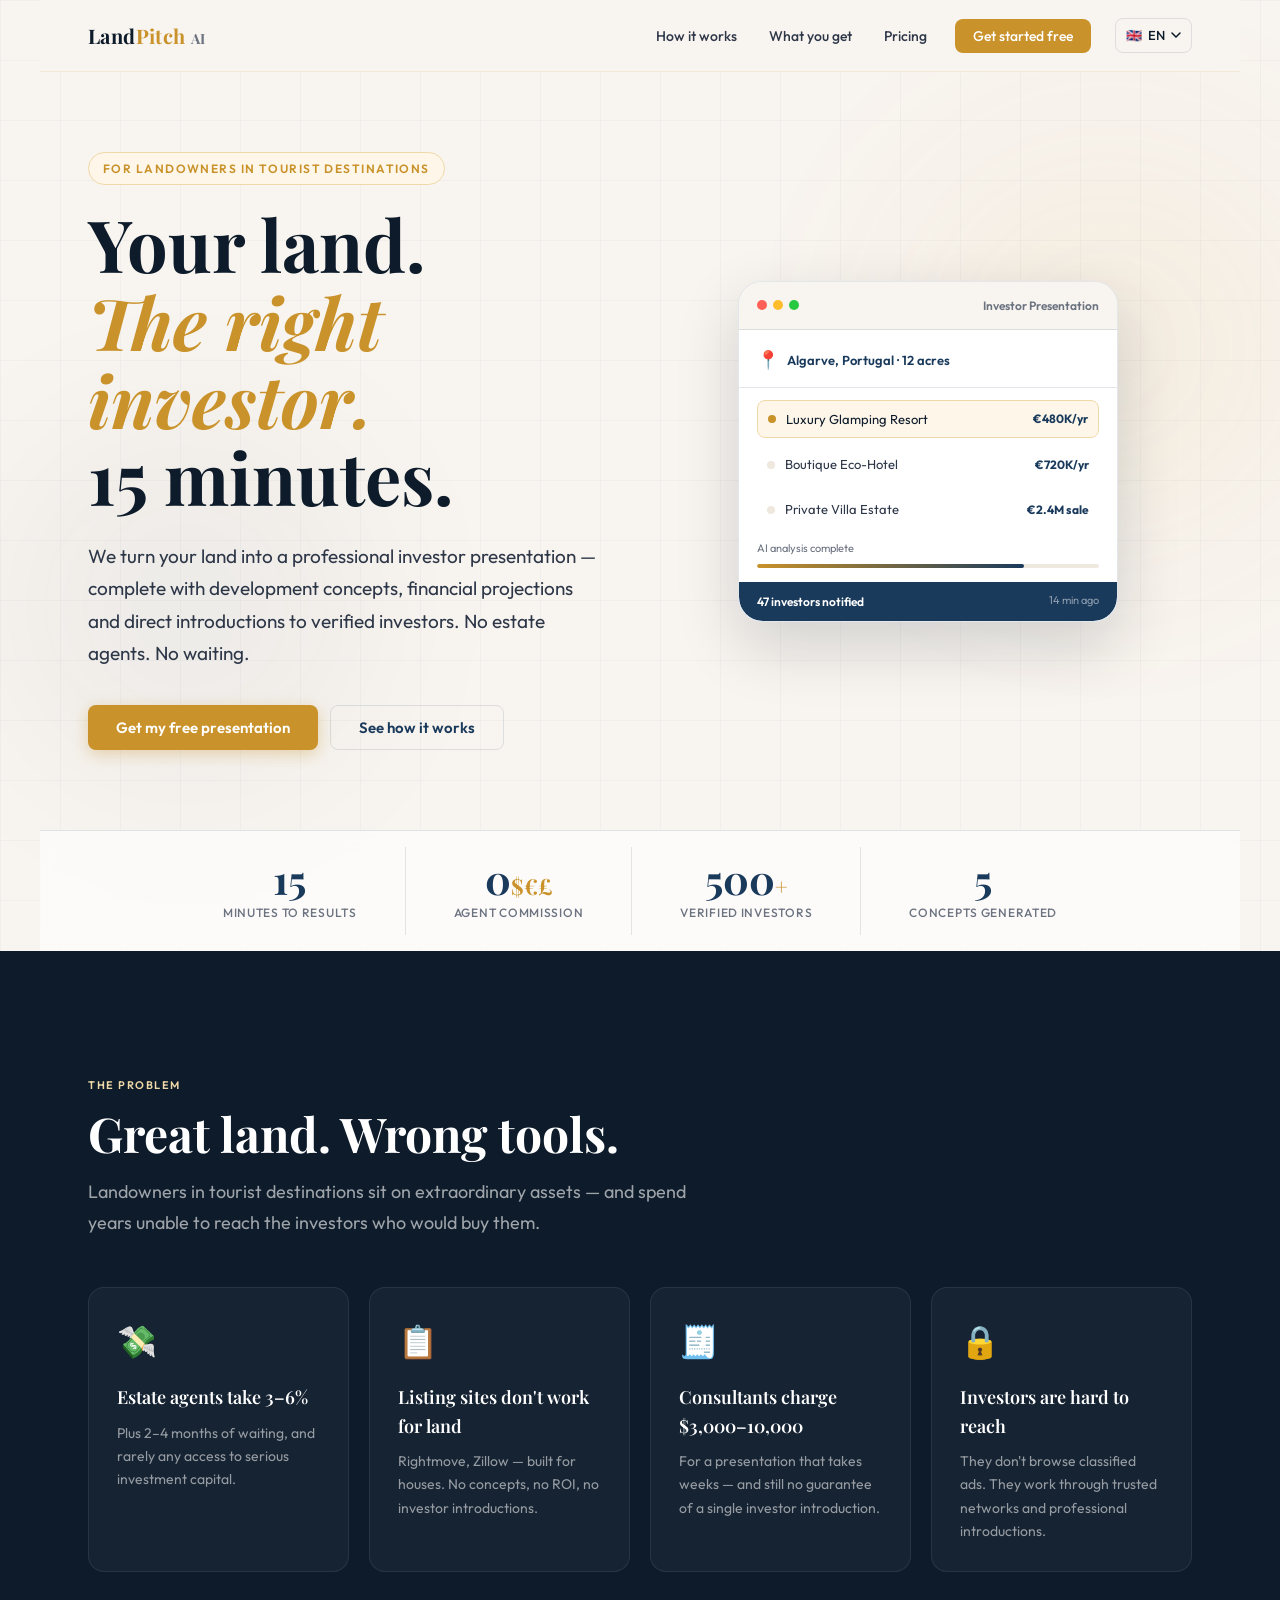
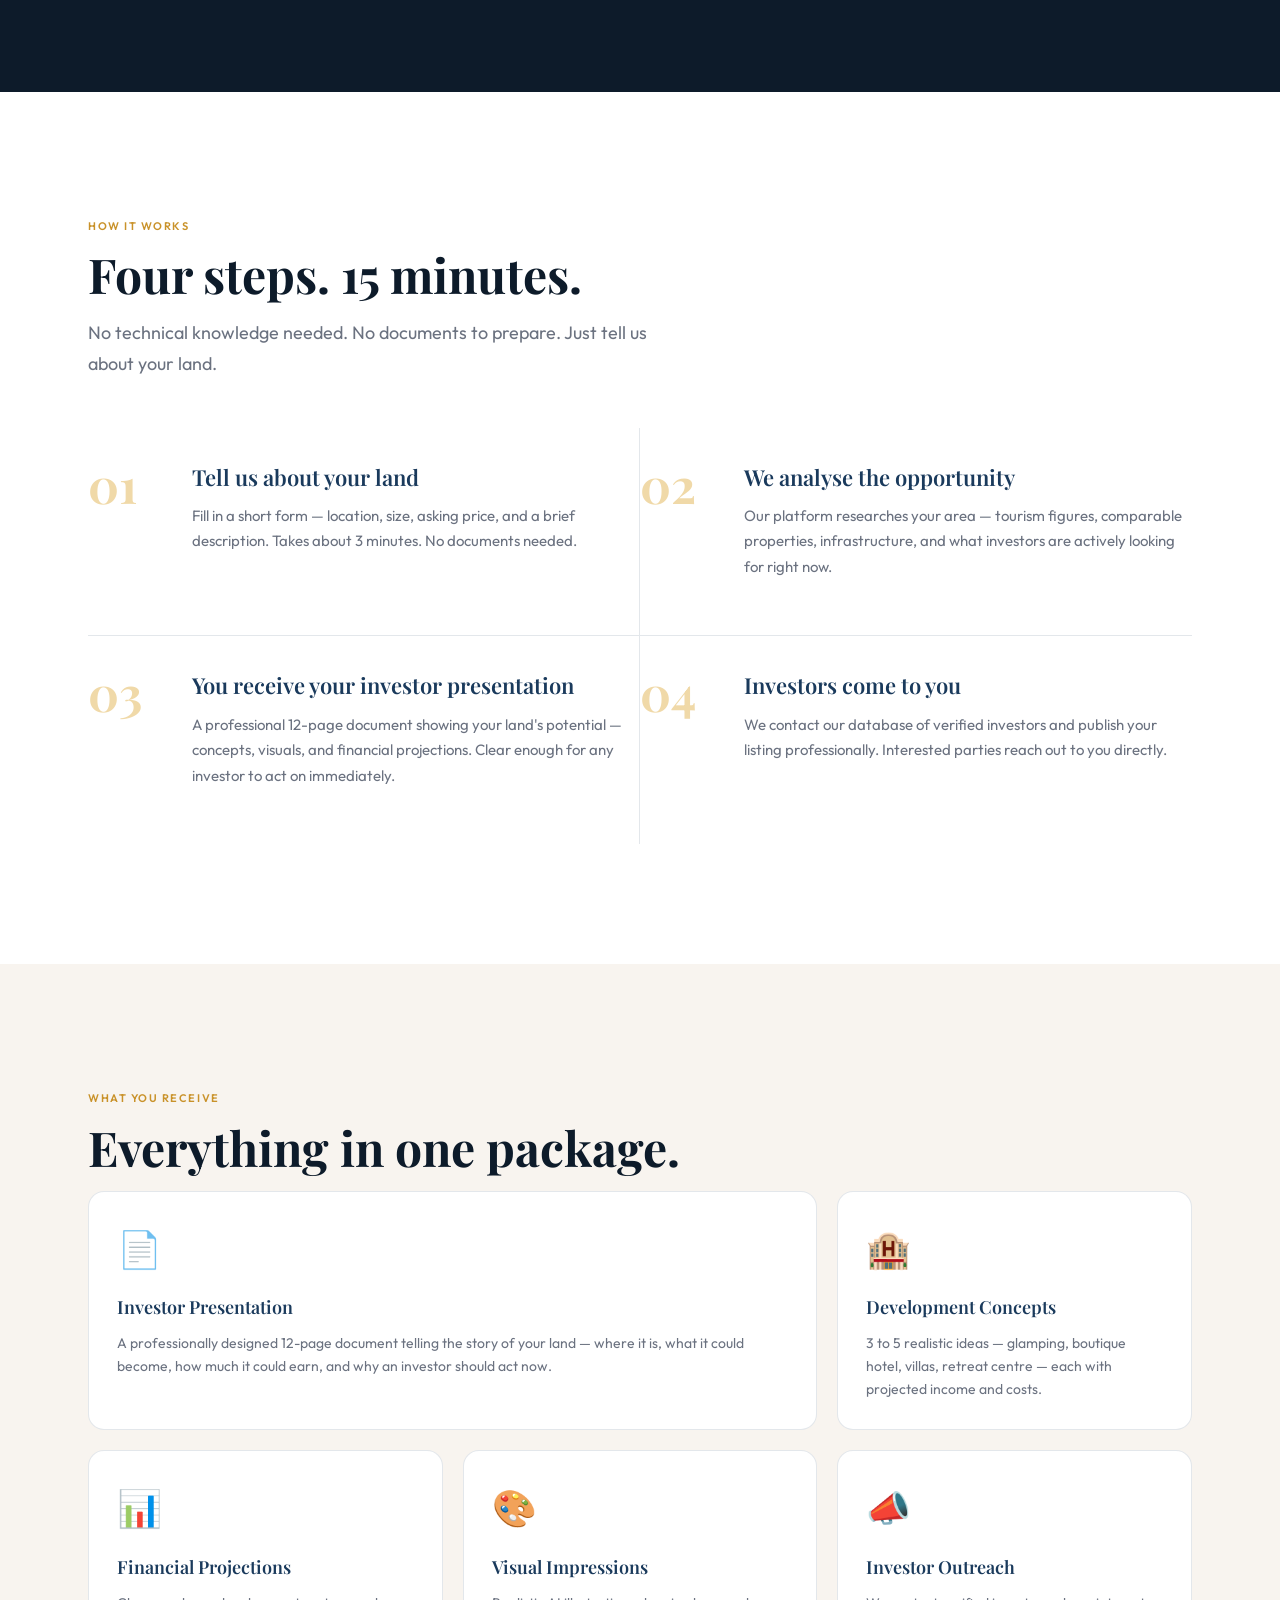
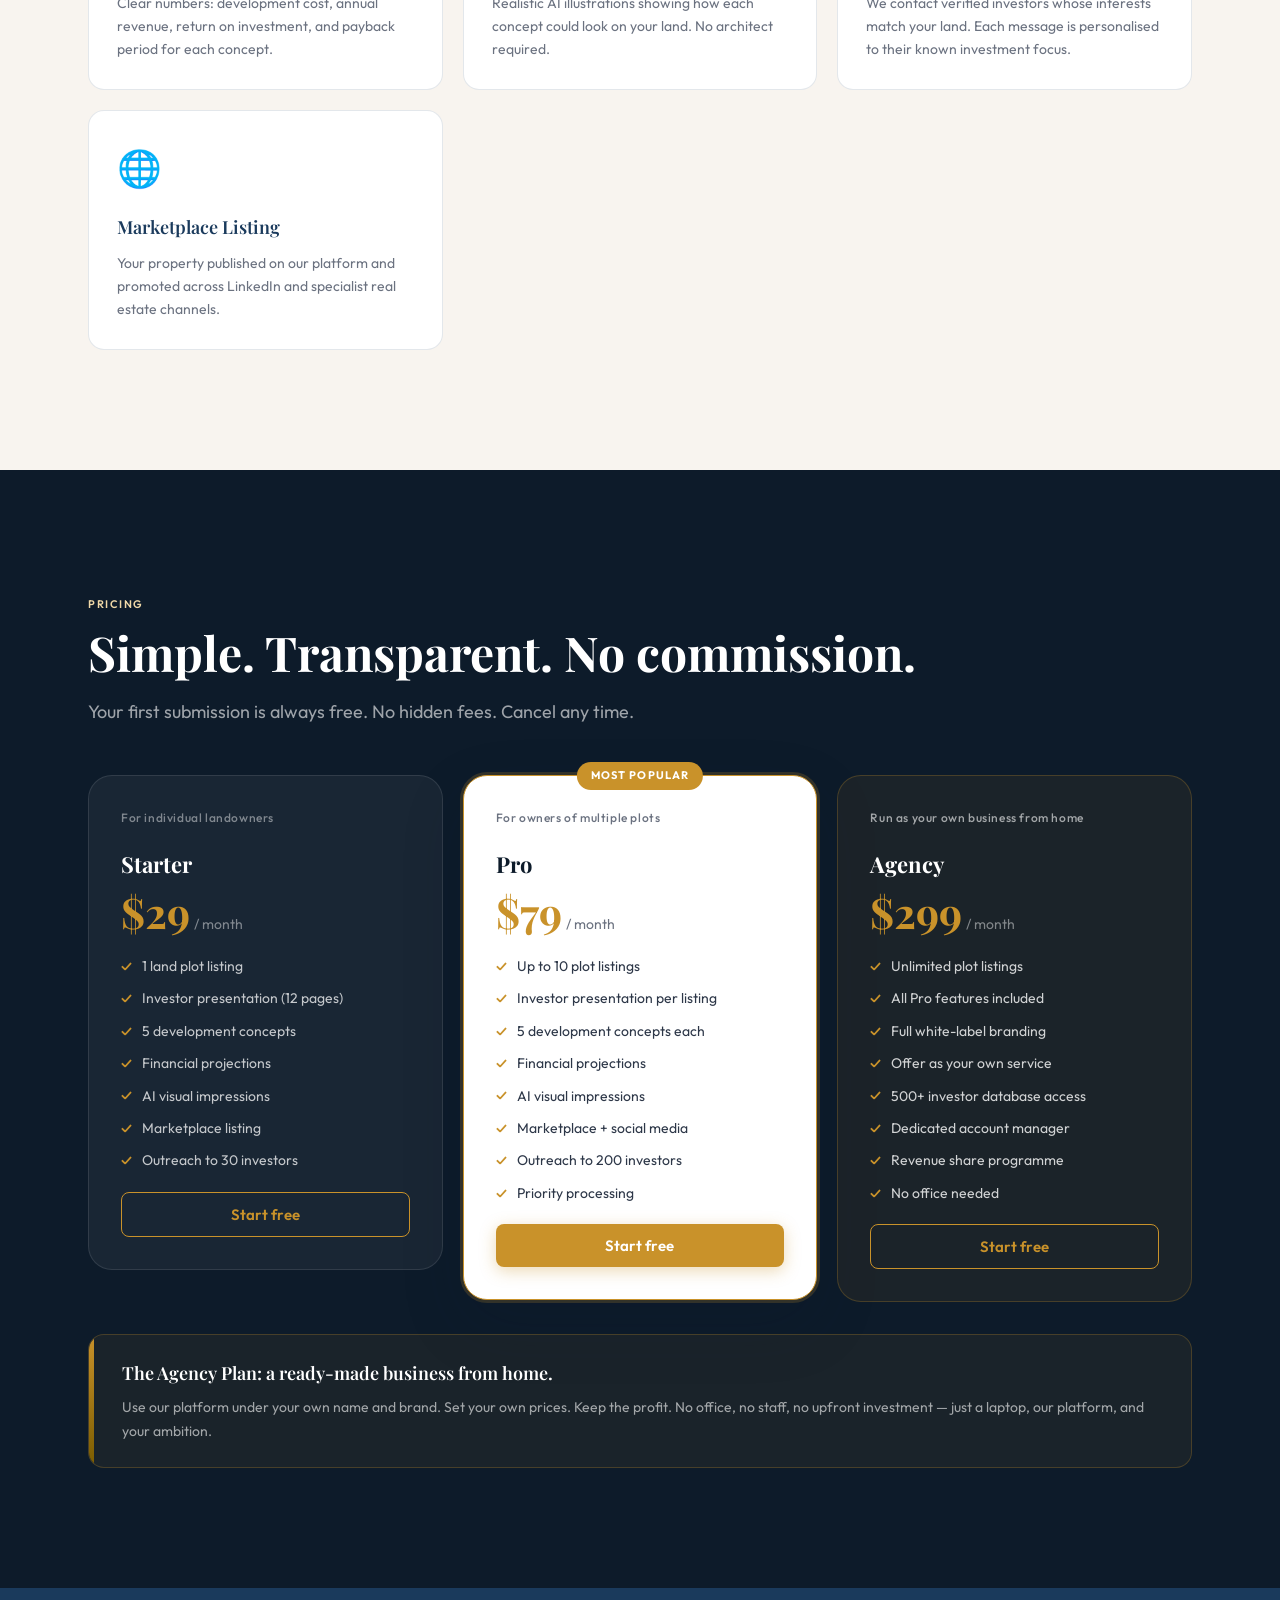
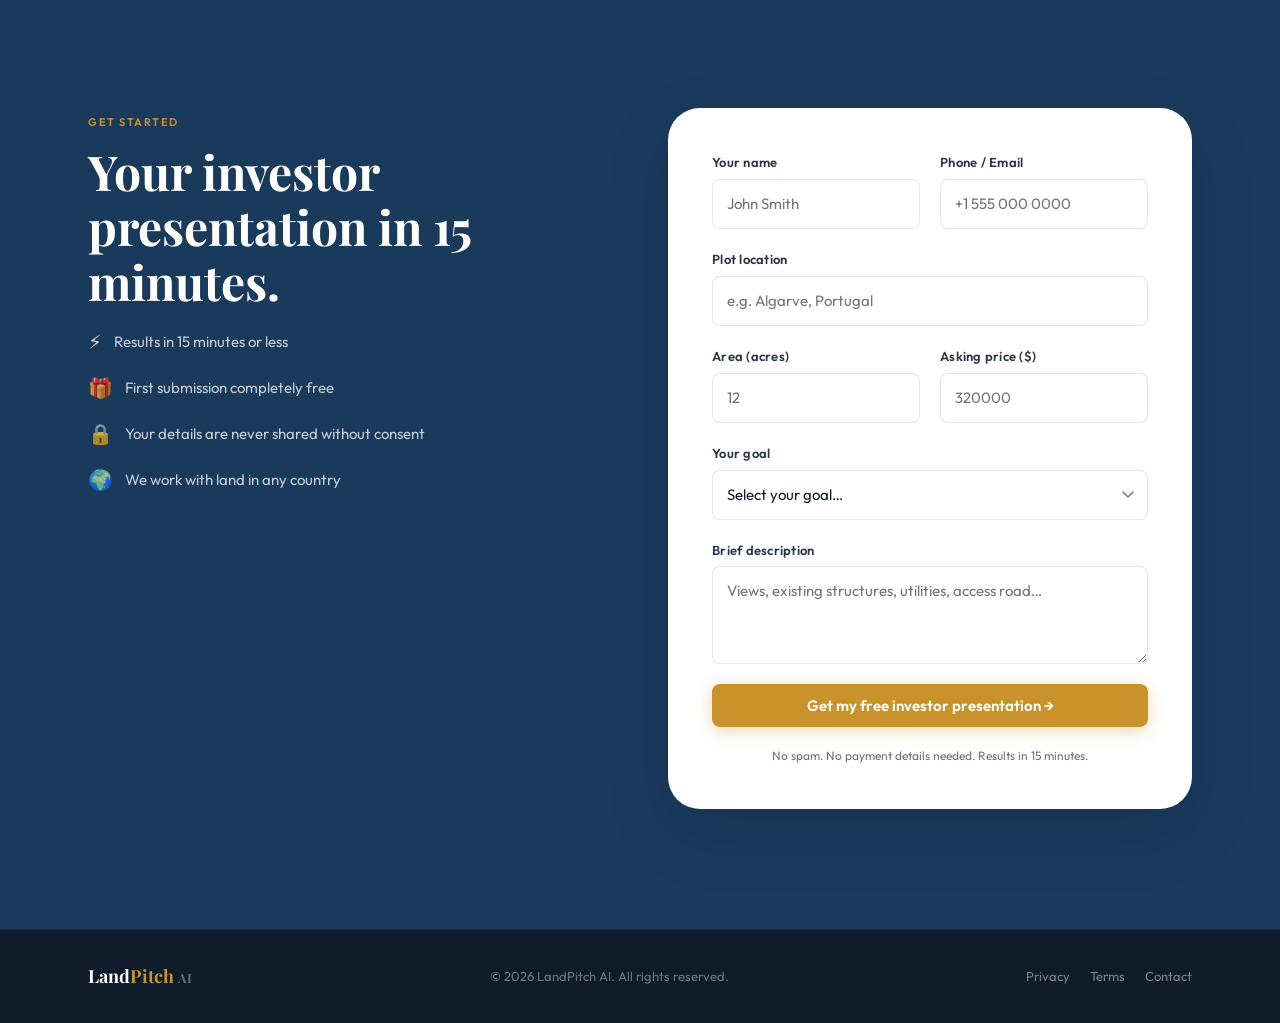
<file: index.html>
<!DOCTYPE html>
<html lang="en" dir="ltr" data-theme="light">
<head>
  <meta charset="UTF-8" />
  <meta name="viewport" content="width=device-width, initial-scale=1.0, viewport-fit=cover" />
  <meta name="description" content="LandPitch AI — Turn your tourist-area land into a professional investor presentation in 15 minutes. No agents, no fees, no waiting." />
  <meta name="robots" content="index, follow" />
  <meta property="og:title" content="LandPitch AI" />
  <meta property="og:description" content="Your land. The right investor. 15 minutes." />
  <meta property="og:type" content="website" />
  <meta name="theme-color" content="#0D1B2A" />

  <title data-i18n="meta.title">LandPitch AI — Your Land. The Right Investor. 15 Minutes.</title>

  <!-- Fonts -->
  <link rel="preconnect" href="https://fonts.googleapis.com" />
  <link rel="preconnect" href="https://fonts.gstatic.com" crossorigin />
  <link href="https://fonts.googleapis.com/css2?family=Playfair+Display:ital,wght@0,500;0,700;1,500&family=Outfit:wght@300;400;500;600&display=swap" rel="stylesheet" />

  <link rel="stylesheet" href="style.css" />
</head>

<body>

  <!-- ══ NAVIGATION ══════════════════════════════════ -->
  <header class="site-header" role="banner">
    <nav class="nav container" aria-label="Main navigation">
      <a href="#" class="nav__logo" aria-label="LandPitch AI home">
        Land<span>Pitch</span> <em>AI</em>
      </a>

      <button class="nav__burger" id="navBurger" aria-expanded="false" aria-controls="navMenu" aria-label="Open menu">
        <span></span><span></span><span></span>
      </button>

      <ul class="nav__menu" id="navMenu" role="list">
        <li><a href="#how" class="nav__link" data-i18n="nav.how">How it works</a></li>
        <li><a href="#what" class="nav__link" data-i18n="nav.what">What you get</a></li>
        <li><a href="#pricing" class="nav__link" data-i18n="nav.pricing">Pricing</a></li>
        <li><a href="#form" class="nav__link nav__link--cta" data-i18n="nav.cta">Get started free</a></li>
      </ul>

      <!-- Language switcher -->
      <div class="lang-switcher" role="navigation" aria-label="Language">
        <button class="lang-switcher__btn" id="langBtn" aria-haspopup="listbox" aria-expanded="false">
          <span class="lang-switcher__flag" id="langFlag">🇬🇧</span>
          <span class="lang-switcher__code" id="langCode">EN</span>
          <svg width="10" height="6" viewBox="0 0 10 6" aria-hidden="true"><path d="M1 1l4 4 4-4" stroke="currentColor" stroke-width="1.5" fill="none" stroke-linecap="round"/></svg>
        </button>
        <ul class="lang-switcher__dropdown" id="langDropdown" role="listbox" aria-label="Select language">
          <li role="option" aria-selected="true"  data-lang="en" data-flag="🇬🇧">🇬🇧 English</li>
          <li role="option" aria-selected="false" data-lang="es" data-flag="🇪🇸">🇪🇸 Español</li>
          <li role="option" aria-selected="false" data-lang="fr" data-flag="🇫🇷">🇫🇷 Français</li>
          <li role="option" aria-selected="false" data-lang="de" data-flag="🇩🇪">🇩🇪 Deutsch</li>
          <li role="option" aria-selected="false" data-lang="pt" data-flag="🇵🇹">🇵🇹 Português</li>
          <li role="option" aria-selected="false" data-lang="ru" data-flag="🇷🇺">🇷🇺 Русский</li>
        </ul>
      </div>
    </nav>
  </header>

  <main id="main-content">

    <!-- ══ HERO ════════════════════════════════════════ -->
    <section class="hero" aria-labelledby="hero-heading">
      <div class="hero__bg" aria-hidden="true">
        <div class="hero__orb hero__orb--1"></div>
        <div class="hero__orb hero__orb--2"></div>
        <div class="hero__grid"></div>
      </div>

      <div class="container hero__inner">
        <div class="hero__content" data-animate="fade-up">
          <span class="hero__eyebrow" data-i18n="hero.eyebrow">For landowners in tourist destinations</span>
          <h1 class="hero__heading" id="hero-heading">
            <span data-i18n="hero.line1">Your land.</span><br>
            <em data-i18n="hero.line2">The right investor.</em><br>
            <span data-i18n="hero.line3">15 minutes.</span>
          </h1>
          <p class="hero__sub" data-i18n="hero.sub">
            We turn your land into a professional investor presentation — complete with development concepts, financial projections and direct introductions to verified investors. No estate agents. No waiting.
          </p>
          <div class="hero__actions">
            <a href="#form" class="btn btn--primary" data-i18n="hero.cta">Get my free presentation</a>
            <a href="#how" class="btn btn--ghost" data-i18n="hero.secondary">See how it works</a>
          </div>
        </div>

        <div class="hero__card" data-animate="fade-left" aria-hidden="true">
          <div class="card-mock">
            <div class="card-mock__header">
              <div class="card-mock__dot"></div>
              <div class="card-mock__dot"></div>
              <div class="card-mock__dot"></div>
              <span class="card-mock__label" data-i18n="hero.card.title">Investor Presentation</span>
            </div>
            <div class="card-mock__plot">
              <div class="card-mock__map-pin">📍</div>
              <p class="card-mock__location">Algarve, Portugal · 12 acres</p>
            </div>
            <div class="card-mock__concepts">
              <div class="card-mock__concept card-mock__concept--active">
                <span class="concept-dot"></span>
                <span data-i18n="hero.card.concept1">Luxury Glamping Resort</span>
                <strong>€480K/yr</strong>
              </div>
              <div class="card-mock__concept">
                <span class="concept-dot"></span>
                <span data-i18n="hero.card.concept2">Boutique Eco-Hotel</span>
                <strong>€720K/yr</strong>
              </div>
              <div class="card-mock__concept">
                <span class="concept-dot"></span>
                <span data-i18n="hero.card.concept3">Private Villa Estate</span>
                <strong>€2.4M sale</strong>
              </div>
            </div>
            <div class="card-mock__bar">
              <div class="card-mock__bar-label" data-i18n="hero.card.progress">AI analysis complete</div>
              <div class="card-mock__bar-track"><div class="card-mock__bar-fill"></div></div>
            </div>
            <div class="card-mock__footer">
              <span class="card-mock__investors" data-i18n="hero.card.investors">47 investors notified</span>
              <span class="card-mock__time" data-i18n="hero.card.time">14 min ago</span>
            </div>
          </div>
        </div>
      </div>

      <!-- Stats bar -->
      <div class="hero__stats container" data-animate="fade-up" data-delay="200">
        <div class="stat">
          <strong class="stat__num">15</strong>
          <span class="stat__label" data-i18n="stats.minutes">minutes to results</span>
        </div>
        <div class="stat__divider" aria-hidden="true"></div>
        <div class="stat">
          <strong class="stat__num">0<small>$€£</small></strong>
          <span class="stat__label" data-i18n="stats.commission">agent commission</span>
        </div>
        <div class="stat__divider" aria-hidden="true"></div>
        <div class="stat">
          <strong class="stat__num">500<small>+</small></strong>
          <span class="stat__label" data-i18n="stats.investors">verified investors</span>
        </div>
        <div class="stat__divider" aria-hidden="true"></div>
        <div class="stat">
          <strong class="stat__num">5</strong>
          <span class="stat__label" data-i18n="stats.concepts">concepts generated</span>
        </div>
      </div>
    </section>

    <!-- ══ PROBLEM ══════════════════════════════════════ -->
    <section class="problem" aria-labelledby="problem-heading">
      <div class="container">
        <div class="section-label" data-i18n="problem.label">The problem</div>
        <h2 class="section-heading" id="problem-heading" data-i18n="problem.heading">
          Great land. Wrong tools.
        </h2>
        <p class="section-sub" data-i18n="problem.sub">
          Landowners in tourist destinations sit on extraordinary assets — and spend years unable to reach the investors who would buy them.
        </p>

        <div class="problem__grid">
          <article class="problem__card" data-animate="fade-up" data-delay="0">
            <div class="problem__icon" aria-hidden="true">💸</div>
            <h3 data-i18n="problem.p1.title">Estate agents take 3–6%</h3>
            <p data-i18n="problem.p1.body">Plus 2–4 months of waiting, and rarely any access to serious investment capital.</p>
          </article>
          <article class="problem__card" data-animate="fade-up" data-delay="100">
            <div class="problem__icon" aria-hidden="true">📋</div>
            <h3 data-i18n="problem.p2.title">Listing sites don't work for land</h3>
            <p data-i18n="problem.p2.body">Rightmove, Zillow — built for houses. No concepts, no ROI, no investor introductions.</p>
          </article>
          <article class="problem__card" data-animate="fade-up" data-delay="200">
            <div class="problem__icon" aria-hidden="true">🧾</div>
            <h3 data-i18n="problem.p3.title">Consultants charge $3,000–10,000</h3>
            <p data-i18n="problem.p3.body">For a presentation that takes weeks — and still no guarantee of a single investor introduction.</p>
          </article>
          <article class="problem__card" data-animate="fade-up" data-delay="300">
            <div class="problem__icon" aria-hidden="true">🔒</div>
            <h3 data-i18n="problem.p4.title">Investors are hard to reach</h3>
            <p data-i18n="problem.p4.body">They don't browse classified ads. They work through trusted networks and professional introductions.</p>
          </article>
        </div>
      </div>
    </section>

    <!-- ══ HOW IT WORKS ═════════════════════════════════ -->
    <section class="how" id="how" aria-labelledby="how-heading">
      <div class="container">
        <div class="section-label" data-i18n="how.label">How it works</div>
        <h2 class="section-heading" id="how-heading" data-i18n="how.heading">Four steps. 15 minutes.</h2>
        <p class="section-sub" data-i18n="how.sub">No technical knowledge needed. No documents to prepare. Just tell us about your land.</p>

        <ol class="steps" role="list">
          <li class="step" data-animate="fade-up" data-delay="0">
            <div class="step__num" aria-hidden="true">01</div>
            <div class="step__content">
              <h3 data-i18n="how.s1.title">Tell us about your land</h3>
              <p data-i18n="how.s1.body">Fill in a short form — location, size, asking price, and a brief description. Takes about 3 minutes. No documents needed.</p>
            </div>
            <div class="step__arrow" aria-hidden="true"></div>
          </li>
          <li class="step" data-animate="fade-up" data-delay="100">
            <div class="step__num" aria-hidden="true">02</div>
            <div class="step__content">
              <h3 data-i18n="how.s2.title">We analyse the opportunity</h3>
              <p data-i18n="how.s2.body">Our platform researches your area — tourism figures, comparable properties, infrastructure, and what investors are actively looking for right now.</p>
            </div>
            <div class="step__arrow" aria-hidden="true"></div>
          </li>
          <li class="step" data-animate="fade-up" data-delay="200">
            <div class="step__num" aria-hidden="true">03</div>
            <div class="step__content">
              <h3 data-i18n="how.s3.title">You receive your investor presentation</h3>
              <p data-i18n="how.s3.body">A professional 12-page document showing your land's potential — concepts, visuals, and financial projections. Clear enough for any investor to act on immediately.</p>
            </div>
            <div class="step__arrow" aria-hidden="true"></div>
          </li>
          <li class="step" data-animate="fade-up" data-delay="300">
            <div class="step__num" aria-hidden="true">04</div>
            <div class="step__content">
              <h3 data-i18n="how.s4.title">Investors come to you</h3>
              <p data-i18n="how.s4.body">We contact our database of verified investors and publish your listing professionally. Interested parties reach out to you directly.</p>
            </div>
          </li>
        </ol>
      </div>
    </section>

    <!-- ══ WHAT YOU GET ══════════════════════════════════ -->
    <section class="what" id="what" aria-labelledby="what-heading">
      <div class="container">
        <div class="section-label" data-i18n="what.label">What you receive</div>
        <h2 class="section-heading" id="what-heading" data-i18n="what.heading">Everything in one package.</h2>

        <div class="what__grid">
          <article class="what__card what__card--large" data-animate="fade-up">
            <div class="what__icon" aria-hidden="true">📄</div>
            <h3 data-i18n="what.w1.title">Investor Presentation</h3>
            <p data-i18n="what.w1.body">A professionally designed 12-page document telling the story of your land — where it is, what it could become, how much it could earn, and why an investor should act now.</p>
          </article>
          <article class="what__card" data-animate="fade-up" data-delay="100">
            <div class="what__icon" aria-hidden="true">🏨</div>
            <h3 data-i18n="what.w2.title">Development Concepts</h3>
            <p data-i18n="what.w2.body">3 to 5 realistic ideas — glamping, boutique hotel, villas, retreat centre — each with projected income and costs.</p>
          </article>
          <article class="what__card" data-animate="fade-up" data-delay="150">
            <div class="what__icon" aria-hidden="true">📊</div>
            <h3 data-i18n="what.w3.title">Financial Projections</h3>
            <p data-i18n="what.w3.body">Clear numbers: development cost, annual revenue, return on investment, and payback period for each concept.</p>
          </article>
          <article class="what__card" data-animate="fade-up" data-delay="200">
            <div class="what__icon" aria-hidden="true">🎨</div>
            <h3 data-i18n="what.w4.title">Visual Impressions</h3>
            <p data-i18n="what.w4.body">Realistic AI illustrations showing how each concept could look on your land. No architect required.</p>
          </article>
          <article class="what__card" data-animate="fade-up" data-delay="250">
            <div class="what__icon" aria-hidden="true">📣</div>
            <h3 data-i18n="what.w5.title">Investor Outreach</h3>
            <p data-i18n="what.w5.body">We contact verified investors whose interests match your land. Each message is personalised to their known investment focus.</p>
          </article>
          <article class="what__card" data-animate="fade-up" data-delay="300">
            <div class="what__icon" aria-hidden="true">🌐</div>
            <h3 data-i18n="what.w6.title">Marketplace Listing</h3>
            <p data-i18n="what.w6.body">Your property published on our platform and promoted across LinkedIn and specialist real estate channels.</p>
          </article>
        </div>
      </div>
    </section>

    <!-- ══ PRICING ═══════════════════════════════════════ -->
    <section class="pricing" id="pricing" aria-labelledby="pricing-heading">
      <div class="container">
        <div class="section-label" data-i18n="pricing.label">Pricing</div>
        <h2 class="section-heading" id="pricing-heading" data-i18n="pricing.heading">Simple. Transparent. No commission.</h2>
        <p class="section-sub" data-i18n="pricing.sub">Your first submission is always free. No hidden fees. Cancel any time.</p>

        <div class="pricing__grid">

          <!-- Starter -->
          <article class="plan" data-animate="fade-up" data-delay="0" aria-labelledby="plan-starter">
            <div class="plan__context" data-i18n="pricing.starter.context">For individual landowners</div>
            <div class="plan__header">
              <h3 class="plan__name" id="plan-starter" data-i18n="pricing.starter.name">Starter</h3>
              <div class="plan__price">
                <span class="plan__amount">$29</span>
                <span class="plan__period" data-i18n="pricing.per_month">/ month</span>
              </div>
            </div>
            <ul class="plan__features" role="list">
              <li data-i18n="pricing.starter.f1">1 land plot listing</li>
              <li data-i18n="pricing.starter.f2">Investor presentation (12 pages)</li>
              <li data-i18n="pricing.starter.f3">5 development concepts</li>
              <li data-i18n="pricing.starter.f4">Financial projections</li>
              <li data-i18n="pricing.starter.f5">AI visual impressions</li>
              <li data-i18n="pricing.starter.f6">Marketplace listing</li>
              <li data-i18n="pricing.starter.f7">Outreach to 30 investors</li>
            </ul>
            <a href="#form" class="btn btn--outline" data-i18n="pricing.cta">Start free</a>
          </article>

          <!-- Pro -->
          <article class="plan plan--featured" data-animate="fade-up" data-delay="100" aria-labelledby="plan-pro">
            <div class="plan__badge" data-i18n="pricing.pro.badge">Most popular</div>
            <div class="plan__context" data-i18n="pricing.pro.context">For owners of multiple plots</div>
            <div class="plan__header">
              <h3 class="plan__name" id="plan-pro" data-i18n="pricing.pro.name">Pro</h3>
              <div class="plan__price">
                <span class="plan__amount">$79</span>
                <span class="plan__period" data-i18n="pricing.per_month">/ month</span>
              </div>
            </div>
            <ul class="plan__features" role="list">
              <li data-i18n="pricing.pro.f1">Up to 10 plot listings</li>
              <li data-i18n="pricing.pro.f2">Investor presentation per listing</li>
              <li data-i18n="pricing.pro.f3">5 development concepts each</li>
              <li data-i18n="pricing.pro.f4">Financial projections</li>
              <li data-i18n="pricing.pro.f5">AI visual impressions</li>
              <li data-i18n="pricing.pro.f6">Marketplace + social media</li>
              <li data-i18n="pricing.pro.f7">Outreach to 200 investors</li>
              <li data-i18n="pricing.pro.f8">Priority processing</li>
            </ul>
            <a href="#form" class="btn btn--primary" data-i18n="pricing.cta">Start free</a>
          </article>

          <!-- Agency -->
          <article class="plan plan--agency" data-animate="fade-up" data-delay="200" aria-labelledby="plan-agency">
            <div class="plan__context" data-i18n="pricing.agency.context">Run as your own business from home</div>
            <div class="plan__header">
              <h3 class="plan__name" id="plan-agency" data-i18n="pricing.agency.name">Agency</h3>
              <div class="plan__price">
                <span class="plan__amount">$299</span>
                <span class="plan__period" data-i18n="pricing.per_month">/ month</span>
              </div>
            </div>
            <ul class="plan__features" role="list">
              <li data-i18n="pricing.agency.f1">Unlimited plot listings</li>
              <li data-i18n="pricing.agency.f2">All Pro features included</li>
              <li data-i18n="pricing.agency.f3">Full white-label branding</li>
              <li data-i18n="pricing.agency.f4">Offer as your own service</li>
              <li data-i18n="pricing.agency.f5">500+ investor database access</li>
              <li data-i18n="pricing.agency.f6">Dedicated account manager</li>
              <li data-i18n="pricing.agency.f7">Revenue share programme</li>
              <li data-i18n="pricing.agency.f8">No office needed</li>
            </ul>
            <a href="#form" class="btn btn--outline" data-i18n="pricing.cta">Start free</a>
          </article>

        </div>

        <!-- Agency callout -->
        <aside class="agency-callout" data-animate="fade-up" aria-label="Agency plan detail">
          <div class="agency-callout__accent" aria-hidden="true"></div>
          <div class="agency-callout__body">
            <h3 data-i18n="pricing.agency.callout.title">The Agency Plan: a ready-made business from home.</h3>
            <p data-i18n="pricing.agency.callout.body">Use our platform under your own name and brand. Set your own prices. Keep the profit. No office, no staff, no upfront investment — just a laptop, our platform, and your ambition.</p>
          </div>
        </aside>
      </div>
    </section>

    <!-- ══ FORM ═══════════════════════════════════════════ -->
    <section class="form-section" id="form" aria-labelledby="form-heading">
      <div class="container form-section__inner">

        <div class="form-section__left" data-animate="fade-up">
          <div class="section-label" data-i18n="form.label">Get started</div>
          <h2 class="section-heading section-heading--light" id="form-heading" data-i18n="form.heading">
            Your investor presentation in 15 minutes.
          </h2>
          <ul class="form-section__promises" role="list">
            <li>
              <span class="promise-icon" aria-hidden="true">⚡</span>
              <span data-i18n="form.promise1">Results in 15 minutes or less</span>
            </li>
            <li>
              <span class="promise-icon" aria-hidden="true">🎁</span>
              <span data-i18n="form.promise2">First submission completely free</span>
            </li>
            <li>
              <span class="promise-icon" aria-hidden="true">🔒</span>
              <span data-i18n="form.promise3">Your details are never shared without consent</span>
            </li>
            <li>
              <span class="promise-icon" aria-hidden="true">🌍</span>
              <span data-i18n="form.promise4">We work with land in any country</span>
            </li>
          </ul>
        </div>

        <div class="form-section__right" data-animate="fade-up" data-delay="150">
          <form id="landForm" class="land-form" novalidate aria-label="Land submission form">

            <div class="form__row form__row--2">
              <div class="form__field">
                <label class="form__label" for="ownerName" data-i18n="form.name.label">Your name</label>
                <input class="form__input" type="text" id="ownerName" name="owner_name"
                  autocomplete="name" required
                  data-i18n-placeholder="form.name.placeholder" placeholder="John Smith" />
                <span class="form__error" role="alert" data-i18n="form.required">This field is required</span>
              </div>
              <div class="form__field">
                <label class="form__label" for="ownerContact" data-i18n="form.contact.label">Phone / Email</label>
                <input class="form__input" type="text" id="ownerContact" name="owner_contact"
                  autocomplete="email" required
                  data-i18n-placeholder="form.contact.placeholder" placeholder="+1 555 000 0000" />
                <span class="form__error" role="alert" data-i18n="form.required">This field is required</span>
              </div>
            </div>

            <div class="form__field">
              <label class="form__label" for="location" data-i18n="form.location.label">Plot location</label>
              <input class="form__input" type="text" id="location" name="location"
                autocomplete="country-name" required
                data-i18n-placeholder="form.location.placeholder" placeholder="e.g. Algarve, Portugal" />
              <span class="form__error" role="alert" data-i18n="form.required">This field is required</span>
            </div>

            <div class="form__row form__row--2">
              <div class="form__field">
                <label class="form__label" for="area" data-i18n="form.area.label">Area (acres)</label>
                <input class="form__input" type="number" id="area" name="area"
                  min="0.1" step="0.1" required
                  data-i18n-placeholder="form.area.placeholder" placeholder="12" />
                <span class="form__error" role="alert" data-i18n="form.required">This field is required</span>
              </div>
              <div class="form__field">
                <label class="form__label" for="price" data-i18n="form.price.label">Asking price ($)</label>
                <input class="form__input" type="number" id="price" name="price"
                  min="0" required
                  data-i18n-placeholder="form.price.placeholder" placeholder="320000" />
                <span class="form__error" role="alert" data-i18n="form.required">This field is required</span>
              </div>
            </div>

            <div class="form__field">
              <label class="form__label" for="goal" data-i18n="form.goal.label">Your goal</label>
              <div class="form__select-wrap">
                <select class="form__select" id="goal" name="goal" required>
                  <option value="" data-i18n="form.goal.placeholder">Select your goal…</option>
                  <option value="sell" data-i18n="form.goal.opt1">Sell the plot at maximum price</option>
                  <option value="coinvest" data-i18n="form.goal.opt2">Find a co-investment partner</option>
                  <option value="explore" data-i18n="form.goal.opt3">Explore what's possible</option>
                </select>
                <svg class="form__select-arrow" width="12" height="8" viewBox="0 0 12 8" aria-hidden="true">
                  <path d="M1 1l5 5 5-5" stroke="currentColor" stroke-width="1.5" fill="none" stroke-linecap="round"/>
                </svg>
              </div>
              <span class="form__error" role="alert" data-i18n="form.required">This field is required</span>
            </div>

            <div class="form__field">
              <label class="form__label" for="description" data-i18n="form.desc.label">Brief description <span class="form__optional" data-i18n="form.optional">(optional)</span></label>
              <textarea class="form__input form__textarea" id="description" name="description"
                rows="3"
                data-i18n-placeholder="form.desc.placeholder" placeholder="Views, existing structures, utilities, access road…"></textarea>
            </div>

            <button type="submit" class="btn btn--primary btn--full" id="submitBtn">
              <span data-i18n="form.submit">Get my free investor presentation →</span>
              <span class="btn__spinner" aria-hidden="true"></span>
            </button>

            <p class="form__disclaimer" data-i18n="form.disclaimer">
              No spam. No payment details needed. Results in 15 minutes.
            </p>
          </form>

          <!-- Success state -->
          <div class="form-success" id="formSuccess" role="alert" aria-live="polite" hidden>
            <div class="form-success__icon" aria-hidden="true">✅</div>
            <h3 data-i18n="form.success.title">Submission received!</h3>
            <p data-i18n="form.success.body">We're already working on your investor presentation. You'll receive it within 15 minutes.</p>
          </div>
        </div>

      </div>
    </section>

  </main>

  <!-- ══ FOOTER ══════════════════════════════════════════ -->
  <footer class="site-footer" role="contentinfo">
    <div class="container site-footer__inner">
      <a href="#" class="footer__logo" aria-label="LandPitch AI">
        Land<span>Pitch</span> <em>AI</em>
      </a>
      <p class="footer__copy" data-i18n="footer.copy">© 2026 LandPitch AI. All rights reserved.</p>
      <nav class="footer__links" aria-label="Footer links">
        <a href="#" data-i18n="footer.privacy">Privacy</a>
        <a href="#" data-i18n="footer.terms">Terms</a>
        <a href="#form" data-i18n="footer.contact">Contact</a>
      </nav>
    </div>
  </footer>

  <script src="app.js"></script>
</body>
</html>
</file>
<file: style.css>
/* ═══════════════════════════════════════════════════
   LandPitch AI — style.css
   Mobile-first · i18n-ready · Modern UX
   ═══════════════════════════════════════════════════ */

/* ── TOKENS ──────────────────────────────────────── */
:root {
  --ink:        #0D1B2A;
  --ink-soft:   #2D3748;
  --paper:      #F8F4EF;
  --paper-2:    #EEE8DF;
  --gold:       #C9922A;
  --gold-l:     #F0D9A8;
  --gold-ll:    #FDF6E9;
  --navy:       #1A3A5C;
  --navy-l:     #D6E8F7;
  --white:      #FFFFFF;
  --muted:      #6B7280;
  --border:     rgba(26,58,92,0.12);
  --shadow-s:   0 2px 8px rgba(13,27,42,0.08);
  --shadow-m:   0 8px 32px rgba(13,27,42,0.12);
  --shadow-l:   0 24px 64px rgba(13,27,42,0.16);
  --radius-s:   8px;
  --radius-m:   16px;
  --radius-l:   24px;
  --radius-xl:  32px;

  --font-display: 'Playfair Display', Georgia, serif;
  --font-body:    'Outfit', system-ui, sans-serif;

  --nav-h: 72px;
  --max-w: 1200px;
  --gap:   clamp(16px, 4vw, 32px);
}

/* ── RESET ───────────────────────────────────────── */
*, *::before, *::after { box-sizing: border-box; margin: 0; padding: 0; }
html { scroll-behavior: smooth; -webkit-text-size-adjust: 100%; }
body {
  font-family: var(--font-body);
  background: var(--paper);
  color: var(--ink);
  line-height: 1.6;
  overflow-x: hidden;
  -webkit-font-smoothing: antialiased;
}
img, svg { display: block; max-width: 100%; }
a { color: inherit; text-decoration: none; }
button { cursor: pointer; font: inherit; border: none; background: none; }
ul, ol { list-style: none; }
input, select, textarea { font: inherit; }

/* ── ACCESSIBILITY ───────────────────────────────── */
:focus-visible {
  outline: 2px solid var(--gold);
  outline-offset: 3px;
  border-radius: 4px;
}
.sr-only {
  position: absolute; width: 1px; height: 1px;
  padding: 0; margin: -1px; overflow: hidden;
  clip: rect(0,0,0,0); white-space: nowrap; border: 0;
}

/* ── LAYOUT ──────────────────────────────────────── */
.container {
  width: 100%;
  max-width: var(--max-w);
  margin-inline: auto;
  padding-inline: clamp(16px, 5vw, 48px);
}

/* ── TYPOGRAPHY ──────────────────────────────────── */
.section-label {
  display: inline-block;
  font-size: 11px;
  font-weight: 600;
  letter-spacing: 0.14em;
  text-transform: uppercase;
  color: var(--gold);
  margin-bottom: 12px;
}
.section-heading {
  font-family: var(--font-display);
  font-size: clamp(28px, 5vw, 48px);
  font-weight: 700;
  line-height: 1.15;
  color: var(--ink);
  margin-bottom: 16px;
}
.section-heading--light { color: var(--white); }
.section-sub {
  font-size: clamp(15px, 2vw, 18px);
  color: var(--muted);
  max-width: 600px;
  margin-bottom: 48px;
  line-height: 1.7;
}

/* ── BUTTONS ─────────────────────────────────────── */
.btn {
  display: inline-flex;
  align-items: center;
  justify-content: center;
  gap: 8px;
  padding: 14px 28px;
  border-radius: var(--radius-s);
  font-size: 15px;
  font-weight: 600;
  line-height: 1;
  transition: all 0.2s ease;
  white-space: nowrap;
  position: relative;
  overflow: hidden;
}
.btn--primary {
  background: var(--gold);
  color: var(--white);
  box-shadow: 0 4px 16px rgba(201,146,42,0.35);
}
.btn--primary:hover {
  background: #b07d20;
  transform: translateY(-1px);
  box-shadow: 0 6px 24px rgba(201,146,42,0.45);
}
.btn--ghost {
  background: transparent;
  color: var(--navy);
  border: 1.5px solid var(--border);
}
.btn--ghost:hover {
  background: var(--navy-l);
  border-color: var(--navy);
}
.btn--outline {
  background: transparent;
  color: var(--gold);
  border: 1.5px solid var(--gold);
}
.btn--outline:hover {
  background: var(--gold);
  color: var(--white);
}
.btn--full { width: 100%; }
.btn__spinner {
  display: none;
  width: 16px; height: 16px;
  border: 2px solid rgba(255,255,255,0.3);
  border-top-color: var(--white);
  border-radius: 50%;
  animation: spin 0.6s linear infinite;
}
.btn--loading .btn__spinner { display: block; }
.btn--loading span:first-child { opacity: 0.5; }

/* ── NAVIGATION ──────────────────────────────────── */
.site-header {
  position: fixed;
  top: 0; left: 0; right: 0;
  z-index: 900;
  height: var(--nav-h);
}
.nav {
  display: flex;
  align-items: center;
  gap: 24px;
  height: 100%;
  background: rgba(248,244,239,0.88);
  backdrop-filter: blur(16px) saturate(180%);
  -webkit-backdrop-filter: blur(16px) saturate(180%);
  border-bottom: 1px solid rgba(201,146,42,0.12);
  transition: background 0.3s;
}
.nav--scrolled { background: rgba(248,244,239,0.97); }

.nav__logo {
  font-family: var(--font-display);
  font-size: 20px;
  font-weight: 700;
  color: var(--ink);
  letter-spacing: 0.02em;
  flex-shrink: 0;
}
.nav__logo span { color: var(--gold); }
.nav__logo em { font-style: normal; color: var(--muted); font-size: 14px; }

.nav__menu {
  display: flex;
  align-items: center;
  gap: 8px;
  margin-left: auto;
}
.nav__link {
  font-size: 14px;
  font-weight: 500;
  color: var(--ink-soft);
  padding: 8px 12px;
  border-radius: var(--radius-s);
  transition: all 0.15s;
}
.nav__link:hover { color: var(--navy); background: var(--navy-l); }
.nav__link--cta {
  background: var(--gold);
  color: var(--white);
  padding: 8px 18px;
  margin-left: 8px;
}
.nav__link--cta:hover { background: #b07d20; color: var(--white); }

.nav__burger {
  display: none;
  flex-direction: column;
  gap: 5px;
  padding: 8px;
  margin-left: auto;
}
.nav__burger span {
  display: block;
  width: 22px; height: 2px;
  background: var(--ink);
  border-radius: 2px;
  transition: all 0.25s;
}
.nav__burger[aria-expanded="true"] span:nth-child(1) { transform: translateY(7px) rotate(45deg); }
.nav__burger[aria-expanded="true"] span:nth-child(2) { opacity: 0; transform: scaleX(0); }
.nav__burger[aria-expanded="true"] span:nth-child(3) { transform: translateY(-7px) rotate(-45deg); }

/* ── LANGUAGE SWITCHER ───────────────────────────── */
.lang-switcher { position: relative; flex-shrink: 0; }
.lang-switcher__btn {
  display: flex;
  align-items: center;
  gap: 6px;
  padding: 6px 10px;
  border-radius: var(--radius-s);
  border: 1.5px solid var(--border);
  font-size: 13px;
  font-weight: 500;
  color: var(--ink);
  transition: all 0.2s;
}
.lang-switcher__btn:hover { border-color: var(--gold); }
.lang-switcher__btn svg { transition: transform 0.2s; }
.lang-switcher__btn[aria-expanded="true"] svg { transform: rotate(180deg); }

.lang-switcher__dropdown {
  position: absolute;
  top: calc(100% + 8px);
  right: 0;
  min-width: 150px;
  background: var(--white);
  border: 1px solid var(--border);
  border-radius: var(--radius-m);
  box-shadow: var(--shadow-m);
  opacity: 0;
  visibility: hidden;
  transform: translateY(-8px);
  transition: all 0.2s ease;
  z-index: 100;
  overflow: hidden;
}
.lang-switcher__dropdown.open {
  opacity: 1;
  visibility: visible;
  transform: translateY(0);
}
.lang-switcher__dropdown li {
  padding: 10px 16px;
  font-size: 14px;
  cursor: pointer;
  transition: background 0.15s;
}
.lang-switcher__dropdown li:hover { background: var(--paper); }
.lang-switcher__dropdown li[aria-selected="true"] { color: var(--gold); font-weight: 600; }

/* ── ANIMATIONS ──────────────────────────────────── */
@keyframes spin { to { transform: rotate(360deg); } }
@keyframes float {
  0%, 100% { transform: translateY(0px); }
  50%       { transform: translateY(-12px); }
}
@keyframes fill-bar {
  from { width: 0; }
  to   { width: 78%; }
}
@keyframes pulse-dot {
  0%, 100% { opacity: 1; transform: scale(1); }
  50%       { opacity: 0.5; transform: scale(0.8); }
}
@keyframes fade-up {
  from { opacity: 0; transform: translateY(24px); }
  to   { opacity: 1; transform: translateY(0); }
}
@keyframes fade-left {
  from { opacity: 0; transform: translateX(32px); }
  to   { opacity: 1; transform: translateX(0); }
}
@keyframes orb-1 {
  0%, 100% { transform: translate(0,0) scale(1); }
  33%       { transform: translate(40px,-30px) scale(1.05); }
  66%       { transform: translate(-20px,20px) scale(0.95); }
}
@keyframes orb-2 {
  0%, 100% { transform: translate(0,0) scale(1); }
  33%       { transform: translate(-40px,30px) scale(0.95); }
  66%       { transform: translate(20px,-20px) scale(1.05); }
}

[data-animate] {
  opacity: 0;
  transform: translateY(24px);
  transition: opacity 0.6s ease, transform 0.6s ease;
}
[data-animate="fade-left"] { transform: translateX(32px); }
[data-animate].is-visible {
  opacity: 1;
  transform: translate(0);
}

/* ── HERO ────────────────────────────────────────── */
.hero {
  min-height: 100svh;
  padding-top: var(--nav-h);
  display: flex;
  flex-direction: column;
  position: relative;
  overflow: hidden;
}
.hero__bg {
  position: absolute;
  inset: 0;
  z-index: 0;
}
.hero__orb {
  position: absolute;
  border-radius: 50%;
  filter: blur(80px);
  opacity: 0.5;
}
.hero__orb--1 {
  width: clamp(300px,50vw,600px);
  height: clamp(300px,50vw,600px);
  background: radial-gradient(circle, rgba(201,146,42,0.2), transparent 70%);
  top: 5%; right: -10%;
  animation: orb-1 18s ease-in-out infinite;
}
.hero__orb--2 {
  width: clamp(200px,40vw,500px);
  height: clamp(200px,40vw,500px);
  background: radial-gradient(circle, rgba(26,58,92,0.15), transparent 70%);
  bottom: 10%; left: -5%;
  animation: orb-2 22s ease-in-out infinite;
}
.hero__grid {
  position: absolute;
  inset: 0;
  background-image:
    linear-gradient(rgba(26,58,92,0.03) 1px, transparent 1px),
    linear-gradient(90deg, rgba(26,58,92,0.03) 1px, transparent 1px);
  background-size: 60px 60px;
}

.hero__inner {
  display: grid;
  grid-template-columns: 1fr;
  gap: 48px;
  align-items: center;
  flex: 1;
  padding-top: clamp(40px, 8vw, 80px);
  padding-bottom: clamp(40px, 8vw, 80px);
  position: relative;
  z-index: 1;
}

.hero__eyebrow {
  display: inline-block;
  font-size: 12px;
  font-weight: 600;
  letter-spacing: 0.12em;
  text-transform: uppercase;
  color: var(--gold);
  background: var(--gold-ll);
  border: 1px solid var(--gold-l);
  padding: 6px 14px;
  border-radius: 100px;
  margin-bottom: 20px;
}
.hero__heading {
  font-family: var(--font-display);
  font-size: clamp(36px, 7vw, 72px);
  line-height: 1.08;
  font-weight: 700;
  color: var(--ink);
  margin-bottom: 24px;
}
.hero__heading em {
  font-style: italic;
  color: var(--gold);
}
.hero__sub {
  font-size: clamp(16px, 2vw, 19px);
  color: var(--ink-soft);
  line-height: 1.7;
  max-width: 520px;
  margin-bottom: 36px;
}
.hero__actions {
  display: flex;
  flex-wrap: wrap;
  gap: 12px;
}

/* ── HERO CARD (MOCK) ────────────────────────────── */
.card-mock {
  background: var(--white);
  border-radius: var(--radius-l);
  box-shadow: var(--shadow-l);
  border: 1px solid var(--border);
  overflow: hidden;
  animation: float 6s ease-in-out infinite;
  max-width: 380px;
  width: 100%;
  margin-inline: auto;
}
.card-mock__header {
  display: flex;
  align-items: center;
  gap: 6px;
  padding: 14px 18px;
  background: var(--paper);
  border-bottom: 1px solid var(--border);
}
.card-mock__dot {
  width: 10px; height: 10px;
  border-radius: 50%;
  background: var(--paper-2);
}
.card-mock__dot:nth-child(1) { background: #FF5F57; }
.card-mock__dot:nth-child(2) { background: #FFBD2E; }
.card-mock__dot:nth-child(3) { background: #28C940; }
.card-mock__label {
  font-size: 12px;
  font-weight: 600;
  color: var(--muted);
  margin-left: auto;
}
.card-mock__plot {
  padding: 16px 18px 12px;
  display: flex;
  align-items: center;
  gap: 8px;
  border-bottom: 1px solid var(--border);
}
.card-mock__map-pin { font-size: 18px; }
.card-mock__location { font-size: 13px; font-weight: 600; color: var(--navy); }
.card-mock__concepts { padding: 12px 18px; display: flex; flex-direction: column; gap: 8px; }
.card-mock__concept {
  display: flex;
  align-items: center;
  gap: 10px;
  font-size: 13px;
  color: var(--ink-soft);
  padding: 8px 10px;
  border-radius: var(--radius-s);
  transition: background 0.2s;
}
.card-mock__concept strong { margin-left: auto; font-size: 12px; color: var(--navy); }
.card-mock__concept--active {
  background: var(--gold-ll);
  border: 1px solid var(--gold-l);
  color: var(--ink);
}
.concept-dot {
  width: 8px; height: 8px;
  border-radius: 50%;
  background: var(--paper-2);
  flex-shrink: 0;
}
.card-mock__concept--active .concept-dot {
  background: var(--gold);
  animation: pulse-dot 2s ease-in-out infinite;
}
.card-mock__bar {
  padding: 0 18px 14px;
}
.card-mock__bar-label { font-size: 11px; color: var(--muted); margin-bottom: 6px; }
.card-mock__bar-track {
  height: 4px;
  background: var(--paper-2);
  border-radius: 4px;
  overflow: hidden;
}
.card-mock__bar-fill {
  height: 100%;
  background: linear-gradient(90deg, var(--gold), var(--navy));
  border-radius: 4px;
  width: 0;
  animation: fill-bar 2.5s 0.5s ease forwards;
}
.card-mock__footer {
  display: flex;
  justify-content: space-between;
  align-items: center;
  padding: 10px 18px;
  background: var(--navy);
  border-radius: 0 0 var(--radius-l) var(--radius-l);
}
.card-mock__investors { font-size: 12px; font-weight: 600; color: var(--white); }
.card-mock__time { font-size: 11px; color: rgba(255,255,255,0.5); }

/* ── STATS BAR ───────────────────────────────────── */
.hero__stats {
  display: flex;
  justify-content: center;
  flex-wrap: wrap;
  gap: 0;
  border-top: 1px solid var(--border);
  margin-top: auto;
  position: relative;
  z-index: 1;
  background: rgba(255,255,255,0.6);
  backdrop-filter: blur(8px);
}
.stat {
  display: flex;
  flex-direction: column;
  align-items: center;
  padding: clamp(16px, 3vw, 28px) clamp(20px, 4vw, 48px);
  text-align: center;
}
.stat__num {
  font-family: var(--font-display);
  font-size: clamp(28px, 4vw, 40px);
  font-weight: 700;
  color: var(--navy);
  line-height: 1;
  margin-bottom: 4px;
}
.stat__num small { font-size: 0.55em; color: var(--gold); }
.stat__label { font-size: 12px; color: var(--muted); font-weight: 500; text-transform: uppercase; letter-spacing: 0.06em; }
.stat__divider { width: 1px; background: var(--border); margin: 16px 0; align-self: stretch; }

/* ── PROBLEM SECTION ─────────────────────────────── */
.problem {
  padding-block: clamp(64px, 10vw, 120px);
  background: var(--ink);
  color: var(--white);
}
.problem .section-label { color: var(--gold-l); }
.problem .section-heading { color: var(--white); }
.problem .section-sub { color: rgba(255,255,255,0.6); }
.problem__grid {
  display: grid;
  grid-template-columns: repeat(auto-fill, minmax(240px, 1fr));
  gap: 20px;
}
.problem__card {
  background: rgba(255,255,255,0.04);
  border: 1px solid rgba(255,255,255,0.08);
  border-radius: var(--radius-m);
  padding: 28px;
  transition: all 0.2s;
}
.problem__card:hover {
  background: rgba(255,255,255,0.07);
  border-color: rgba(201,146,42,0.3);
  transform: translateY(-2px);
}
.problem__icon { font-size: 32px; margin-bottom: 16px; }
.problem__card h3 {
  font-family: var(--font-display);
  font-size: 18px;
  font-weight: 600;
  color: var(--white);
  margin-bottom: 10px;
}
.problem__card p { font-size: 14px; color: rgba(255,255,255,0.55); line-height: 1.65; }

/* ── HOW IT WORKS ────────────────────────────────── */
.how {
  padding-block: clamp(64px, 10vw, 120px);
  background: var(--white);
}
.steps {
  display: grid;
  grid-template-columns: 1fr;
  gap: 0;
  counter-reset: steps;
  position: relative;
}
.step {
  display: grid;
  grid-template-columns: 80px 1fr;
  gap: 24px;
  align-items: start;
  padding-block: 32px;
  border-bottom: 1px solid var(--border);
  position: relative;
}
.step:last-child { border-bottom: none; }
.step__num {
  font-family: var(--font-display);
  font-size: 48px;
  font-weight: 700;
  color: var(--gold-l);
  line-height: 1;
  transition: color 0.2s;
}
.step:hover .step__num { color: var(--gold); }
.step__content h3 {
  font-family: var(--font-display);
  font-size: clamp(18px, 2.5vw, 22px);
  font-weight: 600;
  color: var(--navy);
  margin-bottom: 8px;
}
.step__content p { font-size: 15px; color: var(--muted); line-height: 1.7; }

/* ── WHAT YOU GET ────────────────────────────────── */
.what {
  padding-block: clamp(64px, 10vw, 120px);
  background: var(--paper);
}
.what__grid {
  display: grid;
  grid-template-columns: repeat(auto-fill, minmax(280px, 1fr));
  gap: 20px;
}
.what__card {
  background: var(--white);
  border: 1px solid var(--border);
  border-radius: var(--radius-m);
  padding: 28px;
  transition: all 0.25s;
}
.what__card:hover {
  border-color: var(--gold);
  box-shadow: var(--shadow-m);
  transform: translateY(-3px);
}
.what__card--large { grid-column: span 2; }
.what__icon { font-size: 36px; margin-bottom: 16px; }
.what__card h3 {
  font-family: var(--font-display);
  font-size: 18px;
  font-weight: 600;
  color: var(--navy);
  margin-bottom: 10px;
}
.what__card p { font-size: 14px; color: var(--muted); line-height: 1.65; }

/* ── PRICING ─────────────────────────────────────── */
.pricing {
  padding-block: clamp(64px, 10vw, 120px);
  background: var(--ink);
  color: var(--white);
}
.pricing .section-label { color: var(--gold-l); }
.pricing .section-heading { color: var(--white); }
.pricing .section-sub { color: rgba(255,255,255,0.6); }

.pricing__grid {
  display: grid;
  grid-template-columns: repeat(auto-fill, minmax(280px, 1fr));
  gap: 20px;
  margin-bottom: 32px;
  align-items: start;
}
.plan {
  background: rgba(255,255,255,0.05);
  border: 1px solid rgba(255,255,255,0.1);
  border-radius: var(--radius-l);
  padding: 32px;
  display: flex;
  flex-direction: column;
  gap: 20px;
  transition: all 0.2s;
  position: relative;
}
.plan:hover { background: rgba(255,255,255,0.08); border-color: rgba(201,146,42,0.4); }
.plan--featured {
  background: var(--white);
  border-color: var(--gold);
  box-shadow: 0 0 0 3px rgba(201,146,42,0.2), var(--shadow-l);
}
.plan--featured:hover { background: var(--white); }
.plan--agency {
  background: rgba(201,146,42,0.08);
  border-color: rgba(201,146,42,0.25);
}

.plan__badge {
  position: absolute;
  top: -14px; left: 50%;
  transform: translateX(-50%);
  background: var(--gold);
  color: var(--white);
  font-size: 11px;
  font-weight: 700;
  letter-spacing: 0.1em;
  text-transform: uppercase;
  padding: 5px 14px;
  border-radius: 100px;
  white-space: nowrap;
}
.plan__context {
  font-size: 12px;
  font-weight: 500;
  color: rgba(255,255,255,0.45);
  letter-spacing: 0.05em;
}
.plan--featured .plan__context { color: var(--muted); }
.plan--agency .plan__context { color: rgba(255,255,255,0.6); }

.plan__header { display: flex; flex-direction: column; gap: 8px; }
.plan__name {
  font-family: var(--font-display);
  font-size: 22px;
  font-weight: 700;
  color: var(--white);
}
.plan--featured .plan__name { color: var(--ink); }

.plan__price { display: flex; align-items: baseline; gap: 4px; }
.plan__amount {
  font-family: var(--font-display);
  font-size: 42px;
  font-weight: 700;
  color: var(--gold);
  line-height: 1;
}
.plan__period { font-size: 14px; color: rgba(255,255,255,0.45); }
.plan--featured .plan__period { color: var(--muted); }

.plan__features { display: flex; flex-direction: column; gap: 10px; flex: 1; }
.plan__features li {
  display: flex;
  align-items: center;
  gap: 10px;
  font-size: 14px;
  color: rgba(255,255,255,0.75);
}
.plan--featured .plan__features li { color: var(--ink-soft); }
.plan--agency .plan__features li { color: rgba(255,255,255,0.8); }
.plan__features li::before {
  content: "✓";
  color: var(--gold);
  font-weight: 700;
  font-size: 13px;
  flex-shrink: 0;
}

.plan .btn { margin-top: auto; }
.plan--featured .btn--primary { background: var(--gold); }

.agency-callout {
  display: flex;
  overflow: hidden;
  border-radius: var(--radius-m);
  border: 1px solid rgba(201,146,42,0.25);
  background: rgba(201,146,42,0.07);
}
.agency-callout__accent {
  width: 5px;
  flex-shrink: 0;
  background: linear-gradient(180deg, var(--gold), #7A5C00);
}
.agency-callout__body { padding: 24px 28px; }
.agency-callout__body h3 {
  font-family: var(--font-display);
  font-size: 18px;
  font-weight: 600;
  color: var(--white);
  margin-bottom: 8px;
}
.agency-callout__body p { font-size: 14px; color: rgba(255,255,255,0.6); line-height: 1.7; }

/* ── FORM SECTION ────────────────────────────────── */
.form-section {
  padding-block: clamp(64px, 10vw, 120px);
  background: var(--navy);
  color: var(--white);
}
.form-section__inner {
  display: grid;
  grid-template-columns: 1fr;
  gap: 56px;
  align-items: start;
}
.form-section__promises {
  display: flex;
  flex-direction: column;
  gap: 14px;
  margin-top: 8px;
}
.form-section__promises li {
  display: flex;
  align-items: center;
  gap: 12px;
  font-size: 15px;
  color: rgba(255,255,255,0.75);
}
.promise-icon { font-size: 20px; flex-shrink: 0; }

/* ── FORM ────────────────────────────────────────── */
.land-form {
  background: var(--white);
  border-radius: var(--radius-xl);
  padding: clamp(24px, 5vw, 44px);
  box-shadow: var(--shadow-l);
  display: flex;
  flex-direction: column;
  gap: 20px;
}
.form__row { display: grid; grid-template-columns: 1fr; gap: 20px; }
.form__row--2 { grid-template-columns: repeat(auto-fill, minmax(180px, 1fr)); }
.form__field { display: flex; flex-direction: column; gap: 6px; position: relative; }
.form__label {
  font-size: 13px;
  font-weight: 600;
  color: var(--ink-soft);
  letter-spacing: 0.02em;
}
.form__optional { font-weight: 400; color: var(--muted); }
.form__input {
  border: 1.5px solid var(--border);
  border-radius: var(--radius-s);
  padding: 12px 14px;
  font-size: 15px;
  color: var(--ink);
  background: var(--white);
  transition: border-color 0.2s, box-shadow 0.2s;
  width: 100%;
}
.form__input:focus {
  border-color: var(--gold);
  box-shadow: 0 0 0 3px rgba(201,146,42,0.12);
  outline: none;
}
.form__input.is-invalid { border-color: #C0392B; }
.form__input.is-invalid:focus { box-shadow: 0 0 0 3px rgba(192,57,43,0.1); }
.form__textarea { resize: vertical; min-height: 88px; }
.form__select-wrap { position: relative; }
.form__select {
  appearance: none;
  width: 100%;
  border: 1.5px solid var(--border);
  border-radius: var(--radius-s);
  padding: 12px 38px 12px 14px;
  font-size: 15px;
  color: var(--ink);
  background: var(--white);
  cursor: pointer;
  transition: border-color 0.2s;
}
.form__select:focus { border-color: var(--gold); box-shadow: 0 0 0 3px rgba(201,146,42,0.12); outline: none; }
.form__select-arrow {
  position: absolute;
  right: 14px; top: 50%;
  transform: translateY(-50%);
  color: var(--muted);
  pointer-events: none;
}
.form__error {
  font-size: 12px;
  color: #C0392B;
  display: none;
}
.form__field.has-error .form__error { display: block; }
.form__disclaimer {
  font-size: 12px;
  color: var(--muted);
  text-align: center;
  line-height: 1.5;
}

/* ── FORM SUCCESS ─────────────────────────────────── */
.form-success {
  background: var(--white);
  border-radius: var(--radius-xl);
  padding: 56px 44px;
  text-align: center;
  box-shadow: var(--shadow-l);
}
.form-success__icon { font-size: 56px; margin-bottom: 20px; }
.form-success h3 {
  font-family: var(--font-display);
  font-size: 26px;
  font-weight: 700;
  color: var(--navy);
  margin-bottom: 12px;
}
.form-success p { font-size: 15px; color: var(--muted); line-height: 1.65; }

/* ── FOOTER ──────────────────────────────────────── */
.site-footer {
  background: var(--ink);
  border-top: 1px solid rgba(255,255,255,0.06);
  padding-block: 32px;
}
.site-footer__inner {
  display: flex;
  flex-wrap: wrap;
  align-items: center;
  justify-content: space-between;
  gap: 16px;
}
.footer__logo {
  font-family: var(--font-display);
  font-size: 18px;
  font-weight: 700;
  color: var(--white);
}
.footer__logo span { color: var(--gold); }
.footer__logo em { font-style: normal; color: rgba(255,255,255,0.35); font-size: 13px; }
.footer__copy { font-size: 13px; color: rgba(255,255,255,0.4); }
.footer__links { display: flex; gap: 20px; }
.footer__links a {
  font-size: 13px;
  color: rgba(255,255,255,0.45);
  transition: color 0.15s;
}
.footer__links a:hover { color: var(--gold); }

/* ── MOBILE (≤ 640px) ────────────────────────────── */
@media (max-width: 640px) {
  .nav__menu {
    display: none;
    position: fixed;
    top: var(--nav-h); left: 0; right: 0; bottom: 0;
    background: rgba(248,244,239,0.97);
    flex-direction: column;
    align-items: stretch;
    padding: 24px 20px;
    gap: 4px;
    overflow-y: auto;
    z-index: 800;
  }
  .nav__menu.is-open { display: flex; }
  .nav__link {
    font-size: 18px;
    padding: 14px 16px;
    border-radius: var(--radius-m);
  }
  .nav__link--cta { text-align: center; padding: 16px; margin-left: 0; margin-top: 8px; }
  .nav__burger { display: flex; }
  .lang-switcher { order: -1; margin-right: auto; }

  .hero__actions { flex-direction: column; }
  .hero__actions .btn { width: 100%; justify-content: center; }

  .stat__divider { display: none; }
  .hero__stats { flex-direction: column; }
  .stat { padding: 14px 20px; flex-direction: row; gap: 12px; align-items: center; }
  .stat__num { font-size: 28px; }

  .what__card--large { grid-column: span 1; }

  .site-footer__inner { flex-direction: column; text-align: center; }
  .footer__links { justify-content: center; }

  .form__row--2 { grid-template-columns: 1fr; }
}

/* ── TABLET (641px – 960px) ──────────────────────── */
@media (min-width: 641px) and (max-width: 960px) {
  .nav__menu {
    display: none;
    position: fixed;
    top: var(--nav-h); left: 0; right: 0; bottom: 0;
    background: rgba(248,244,239,0.97);
    flex-direction: column;
    align-items: stretch;
    padding: 32px;
    gap: 8px;
    overflow-y: auto;
    z-index: 800;
  }
  .nav__menu.is-open { display: flex; }
  .nav__burger { display: flex; }
  .lang-switcher { order: -1; margin-right: auto; }

  .hero__inner { grid-template-columns: 1fr; }
  .hero__card { display: none; }

  .what__card--large { grid-column: span 1; }
}

/* ── DESKTOP (≥ 961px) ───────────────────────────── */
@media (min-width: 961px) {
  .hero__inner { grid-template-columns: 1fr 1fr; }
  .steps { grid-template-columns: repeat(2, 1fr); }
  .step { border-right: 1px solid var(--border); border-bottom: 1px solid var(--border); }
  .step:nth-child(2n) { border-right: none; }
  .step:nth-last-child(-n+2) { border-bottom: none; }
  .form-section__inner { grid-template-columns: 1fr 1fr; }
}

/* ── REDUCED MOTION ──────────────────────────────── */
@media (prefers-reduced-motion: reduce) {
  *, *::before, *::after {
    animation-duration: 0.01ms !important;
    transition-duration: 0.01ms !important;
  }
  [data-animate] { opacity: 1; transform: none; transition: none; }
  .card-mock { animation: none; }
}

/* ── PRINT ───────────────────────────────────────── */
@media print {
  .site-header, .nav__burger, .lang-switcher { display: none; }
  .hero { min-height: auto; padding-top: 0; }
  [data-animate] { opacity: 1; transform: none; }
}
</file>
